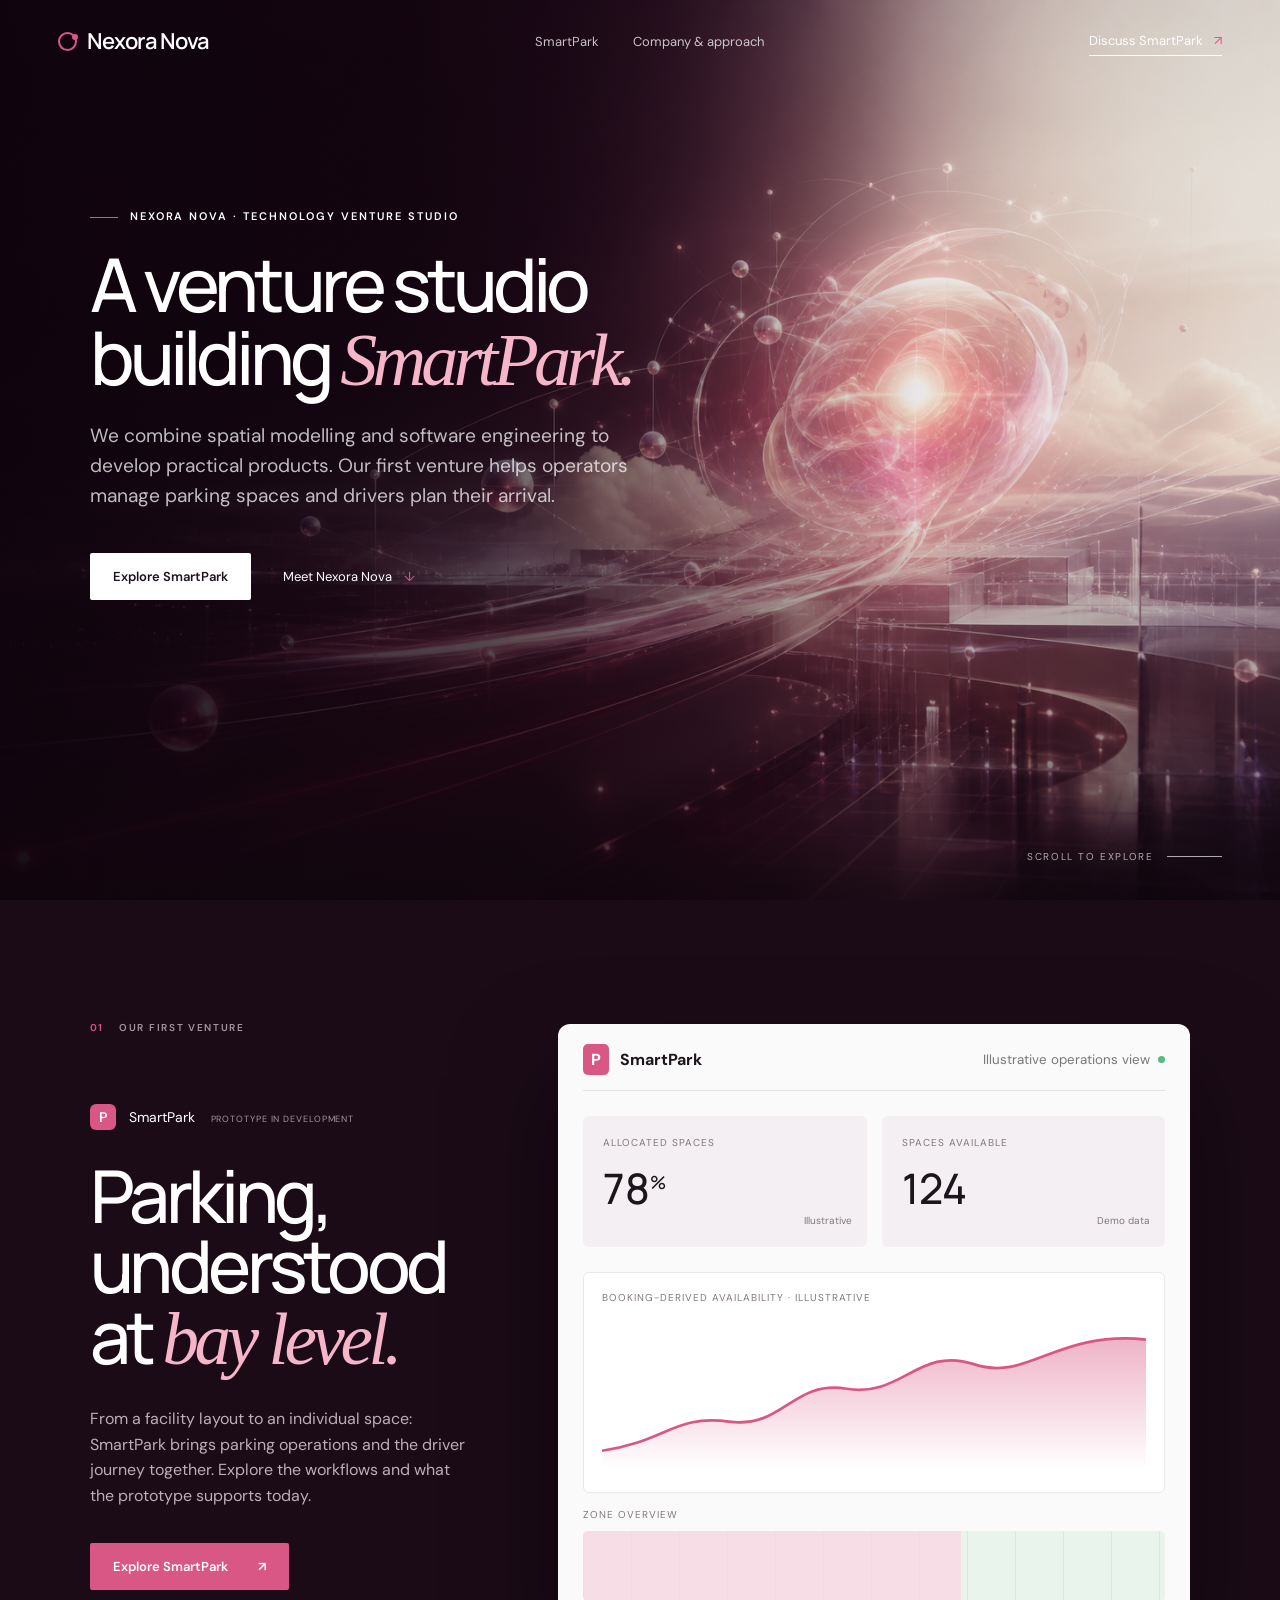
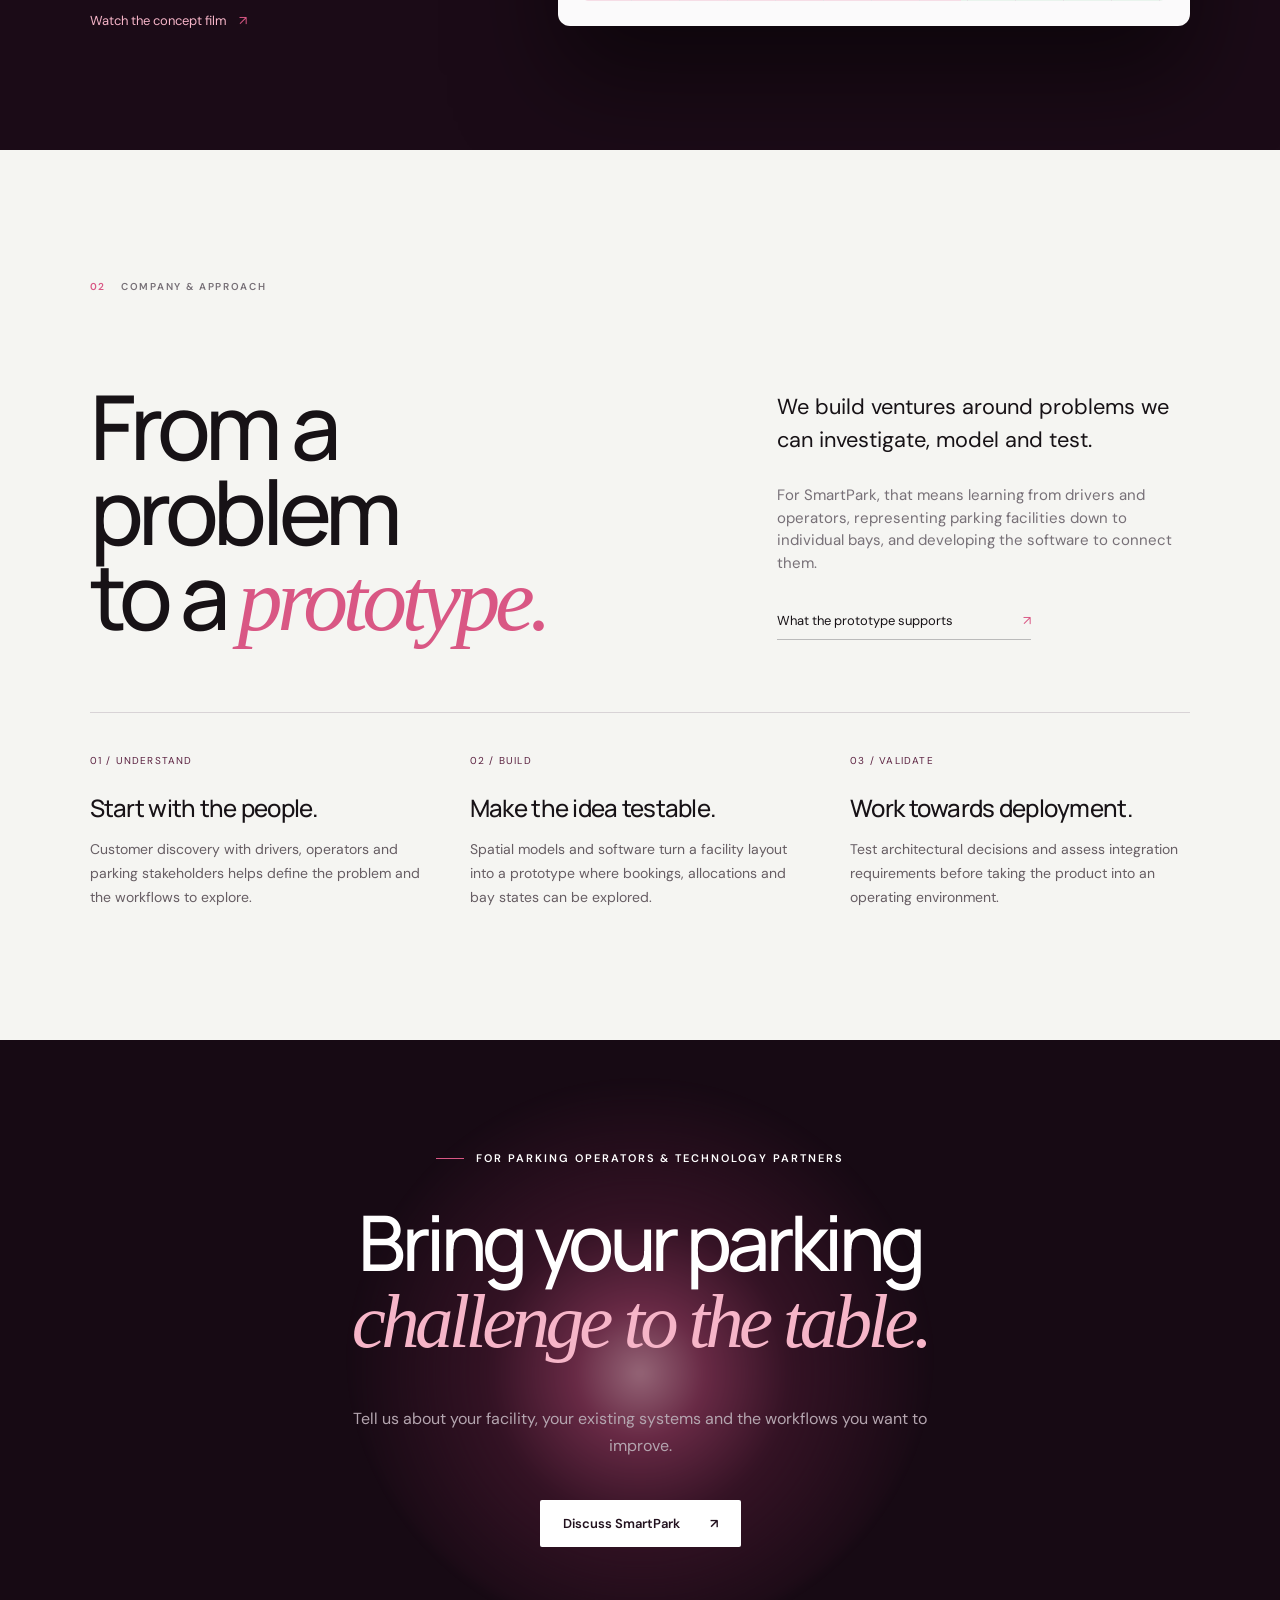
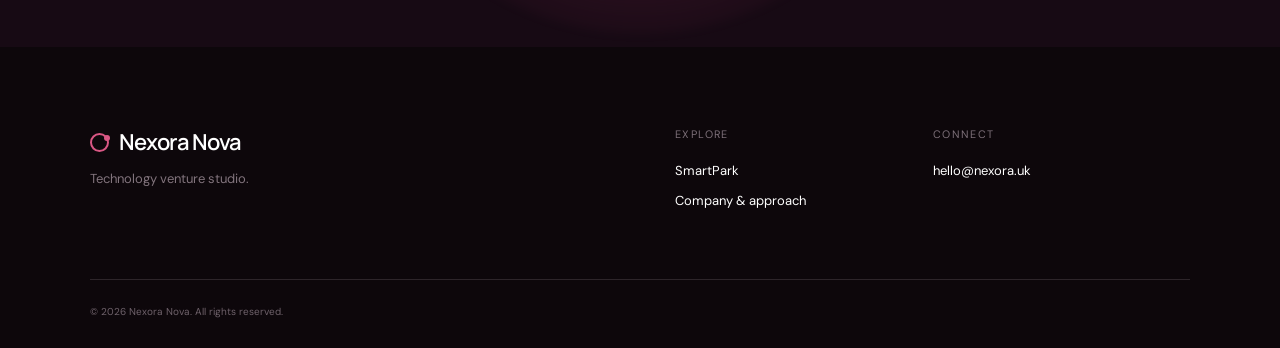
<file: index.html>
<!doctype html>
<html lang="en">
<head>
  <meta charset="UTF-8">
  <meta name="viewport" content="width=device-width, initial-scale=1.0">
  <meta name="description" content="Nexora Nova is the technology venture studio developing SmartPark, a parking platform prototype for operators and drivers.">
  <meta name="theme-color" content="#130912">
  <title>Nexora Nova — Venture Studio Behind SmartPark</title>
  <link rel="preconnect" href="https://fonts.googleapis.com">
  <link rel="preconnect" href="https://fonts.gstatic.com" crossorigin>
  <link href="https://fonts.googleapis.com/css2?family=DM+Sans:wght@400;500;600&family=Manrope:wght@400;500;600&display=swap" rel="stylesheet">
  <link rel="stylesheet" href="styles.css">
  <link rel="stylesheet" href="smartpark.css">
  <link rel="stylesheet" href="mobile.css">
  <script src="script.js" defer></script>
</head>
<body>
  <header class="nav" id="nav">
    <a class="brand" href="#top" aria-label="Nexora Nova home"><span class="brand-mark"></span>Nexora Nova</a>
    <nav aria-label="Main navigation">
      <a href="smartpark.html">SmartPark</a><a href="#about">Company &amp; approach</a>
    </nav>
    <a class="nav-cta" href="mailto:hello@nexora.uk?subject=SmartPark%20collaboration">Discuss SmartPark <span>↗</span></a>
    <button class="menu" aria-label="Open menu" aria-expanded="false"><span></span><span></span></button>
  </header>

  <main id="top">
    <section class="hero">
      <img class="hero-art" src="assets/nexora-ecosystem.png" alt="Luminous connected digital ecosystem">
      <div class="hero-shade"></div>
      <div class="hero-copy reveal">
        <p class="eyebrow">Nexora Nova · Technology venture studio</p>
        <h1>A venture studio<br>building <em>SmartPark.</em></h1>
        <p class="lead">We combine spatial modelling and software engineering to develop practical products. Our first venture helps operators manage parking spaces and drivers plan their arrival.</p>
        <div class="actions"><a class="button light" href="smartpark.html">Explore SmartPark</a><a class="text-link" href="#about">Meet Nexora Nova <span>↓</span></a></div>
      </div>
      <div class="scroll-hint">Scroll to explore <span></span></div>
    </section>

    <section class="smartpark" id="smartpark">
      <div class="smart-copy reveal"><div class="section-kicker light-kicker"><span>01</span> Our first venture</div><div class="product-label"><span class="product-mark">P</span> SmartPark <small>Prototype in development</small></div><h2>Parking, understood<br>at <em>bay level.</em></h2><p>From a facility layout to an individual space: SmartPark brings parking operations and the driver journey together. Explore the workflows and what the prototype supports today.</p><a class="button rose" href="smartpark.html">Explore SmartPark <span>↗</span></a><a class="text-link film-link" href="smartpark.html#film">Watch the concept film <span aria-hidden="true">↗</span></a></div>
      <div class="dashboard reveal" aria-label="SmartPark analytics preview">
        <div class="dash-top"><strong><span>P</span> SmartPark</strong><small>Illustrative operations view</small><i></i></div>
        <div class="metrics"><div><small>Allocated spaces</small><b>78<sup>%</sup></b><span>Illustrative</span></div><div><small>Spaces available</small><b>124</b><span>Demo data</span></div></div>
        <div class="chart"><small>Booking-derived availability · illustrative</small><svg viewBox="0 0 600 170" preserveAspectRatio="none" aria-hidden="true"><defs><linearGradient id="fill" x1="0" y1="0" x2="0" y2="1"><stop offset="0" stop-color="#d95784" stop-opacity=".45"/><stop offset="1" stop-color="#d95784" stop-opacity="0"/></linearGradient></defs><path class="area" d="M0 150 C70 140 80 110 140 118 S210 72 270 82 S350 35 410 55 S500 18 600 28 L600 170 L0 170Z"/><path class="line" d="M0 150 C70 140 80 110 140 118 S210 72 270 82 S350 35 410 55 S500 18 600 28"/></svg></div>
        <div class="lot"><small>Zone overview</small><div class="spaces"></div></div>
      </div>
    </section>

    <section class="intro section" id="about">
      <span class="anchor-target" id="journey" aria-hidden="true"></span>
      <span class="anchor-target" id="capabilities" aria-hidden="true"></span>
      <div class="section-kicker reveal"><span>02</span> Company &amp; approach</div>
      <div class="intro-grid">
        <h2 class="reveal">From a problem<br>to a <em>prototype.</em></h2>
        <div class="intro-copy reveal">
          <p>We build ventures around problems we can investigate, model and test.</p>
          <p>For SmartPark, that means learning from drivers and operators, representing parking facilities down to individual bays, and developing the software to connect them.</p>
          <a class="arrow-link" href="smartpark.html#status">What the prototype supports <span>↗</span></a>
        </div>
      </div>
      <div class="approach-grid">
        <article class="reveal"><span>01 / Understand</span><h3>Start with the people.</h3><p>Customer discovery with drivers, operators and parking stakeholders helps define the problem and the workflows to explore.</p></article>
        <article class="reveal"><span>02 / Build</span><h3>Make the idea testable.</h3><p>Spatial models and software turn a facility layout into a prototype where bookings, allocations and bay states can be explored.</p></article>
        <article class="reveal"><span>03 / Validate</span><h3>Work towards deployment.</h3><p>Test architectural decisions and assess integration requirements before taking the product into an operating environment.</p></article>
      </div>
    </section>

    <section class="vision contact-section" id="contact">
      <div class="orb" aria-hidden="true"></div>
      <p class="eyebrow reveal">For parking operators &amp; technology partners</p>
      <h2 class="reveal">Bring your parking<br><em>challenge to the table.</em></h2>
      <p class="reveal">Tell us about your facility, your existing systems and the workflows you want to improve.</p>
      <a class="button light reveal" href="mailto:hello@nexora.uk?subject=SmartPark%20collaboration">Discuss SmartPark <span>↗</span></a>
    </section>
  </main>

  <footer><div><a class="brand footer-brand" href="#top"><span class="brand-mark"></span>Nexora Nova</a><p>Technology venture studio.</p></div><div class="footer-links"><div><small>Explore</small><a href="smartpark.html">SmartPark</a><a href="#about">Company &amp; approach</a></div><div><small>Connect</small><a href="mailto:hello@nexora.uk">hello@nexora.uk</a></div></div><div class="footer-bottom"><span>© 2026 Nexora Nova. All rights reserved.</span></div></footer>
</body>
</html>
</file>
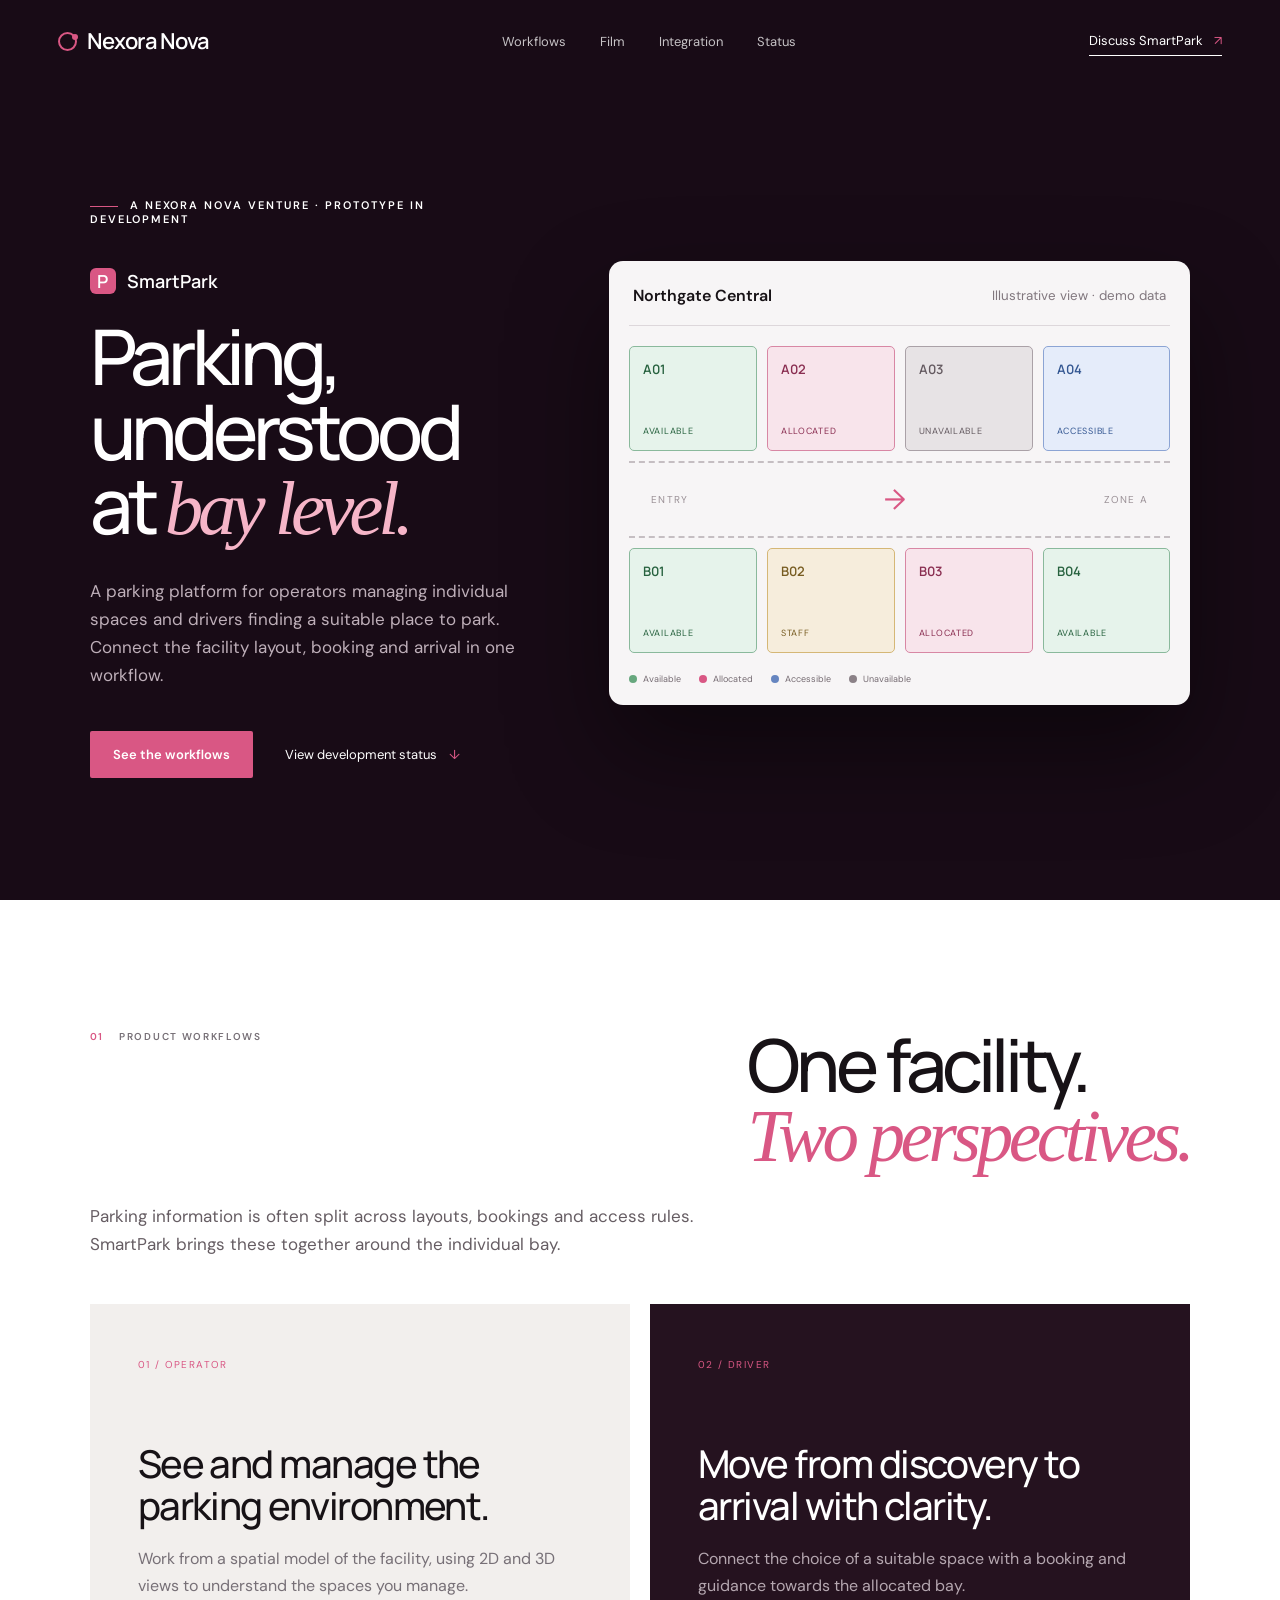
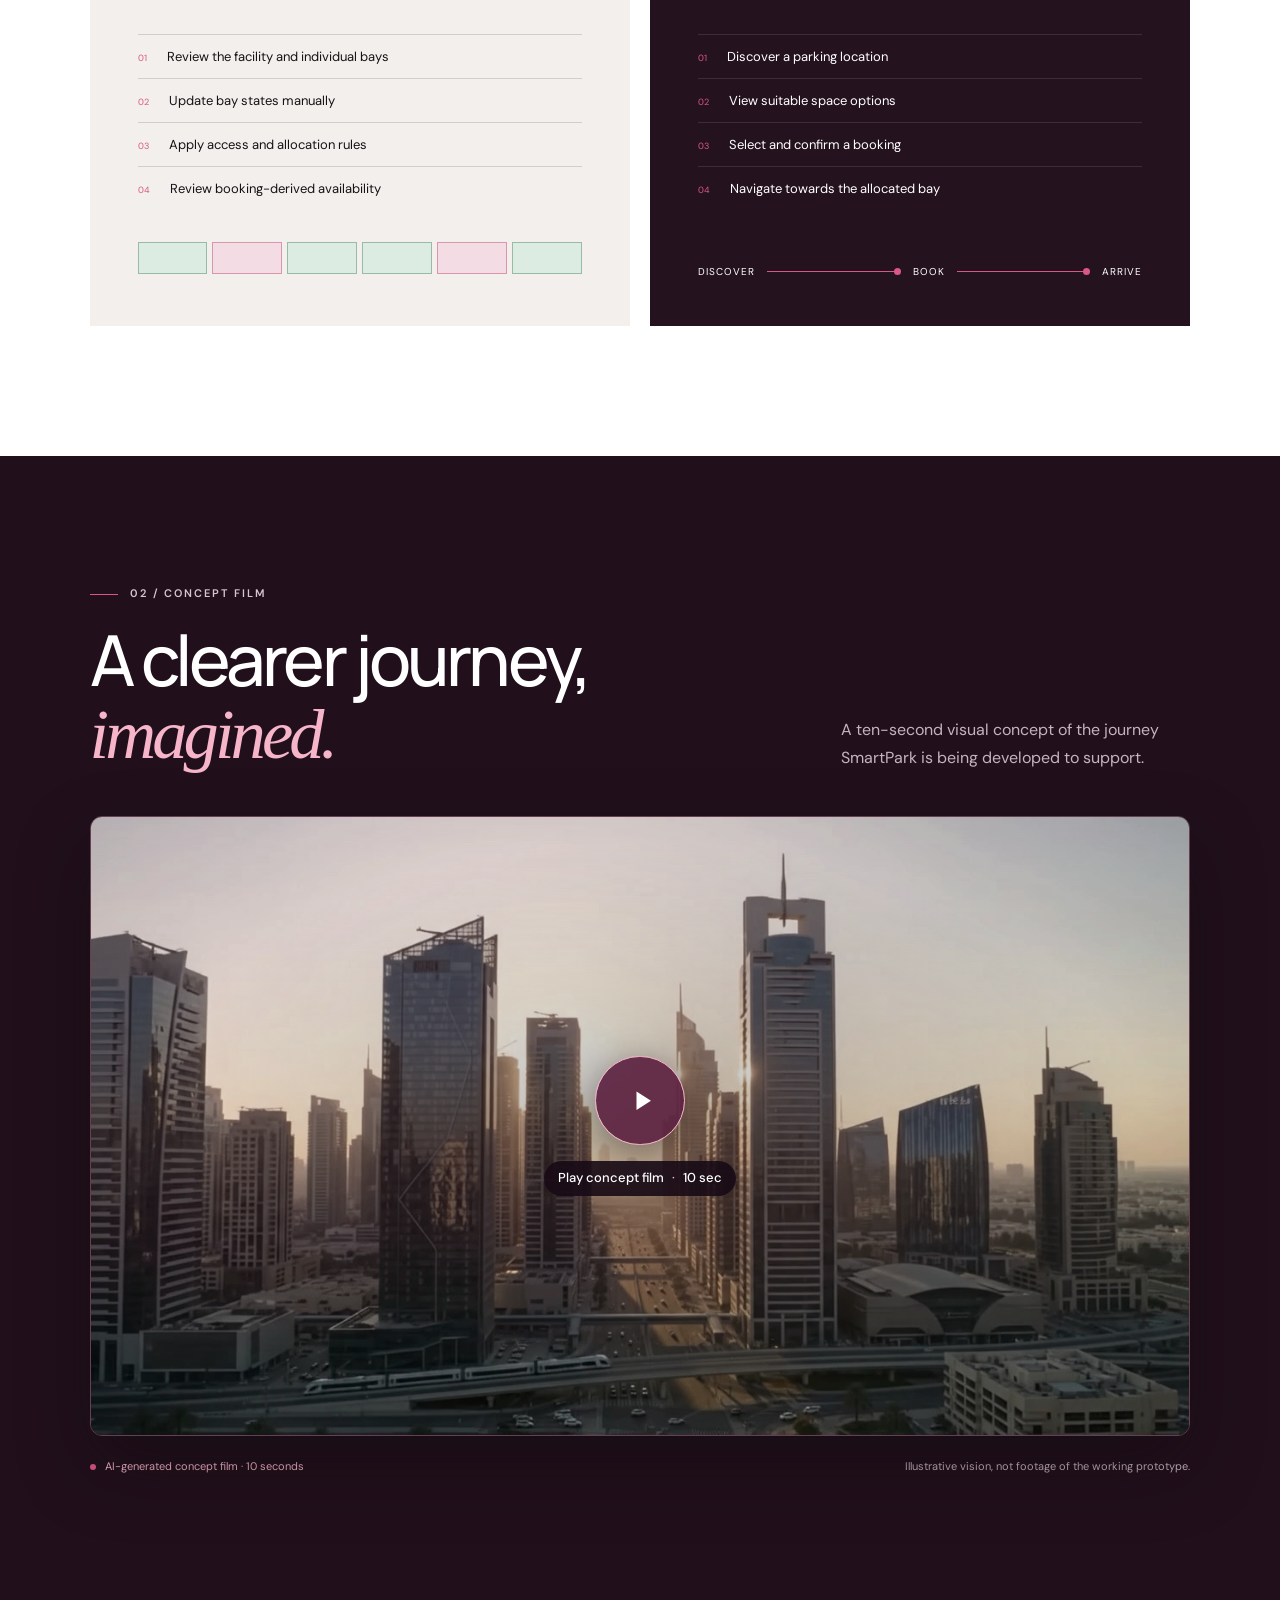
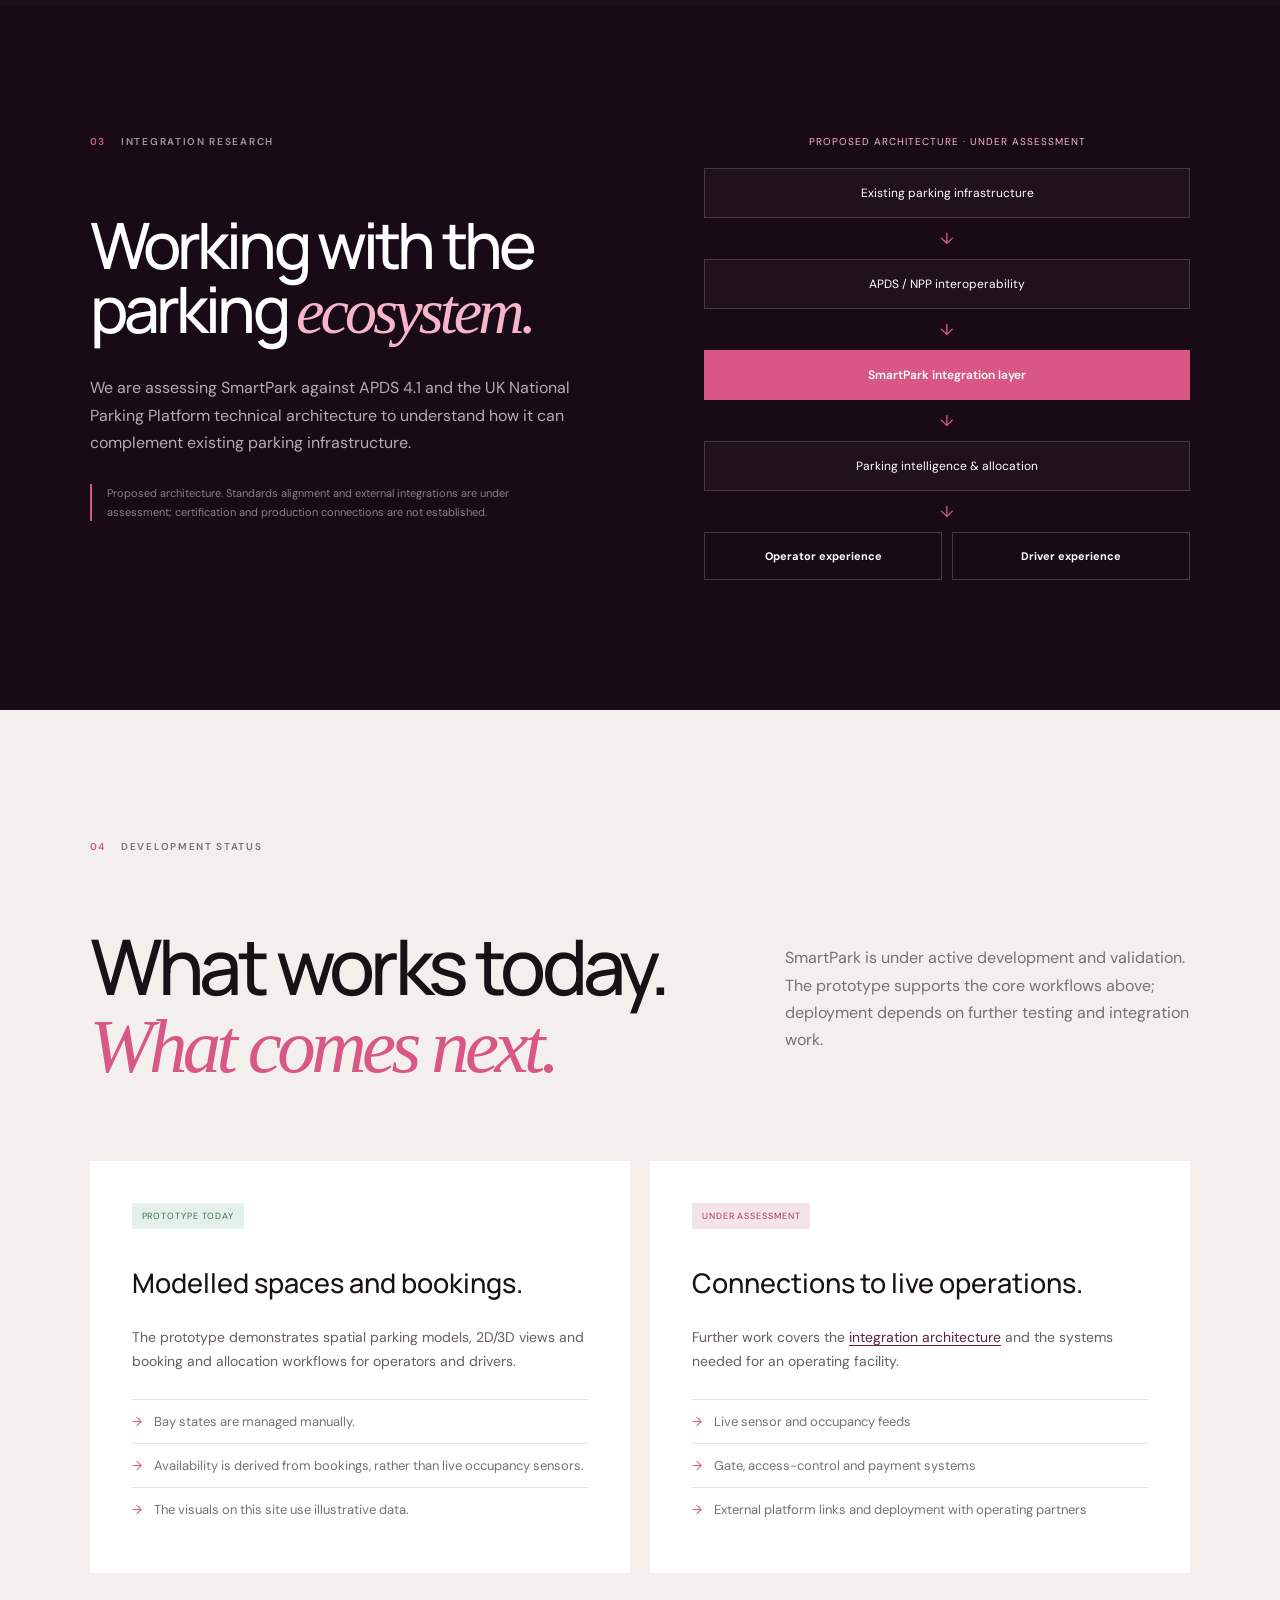
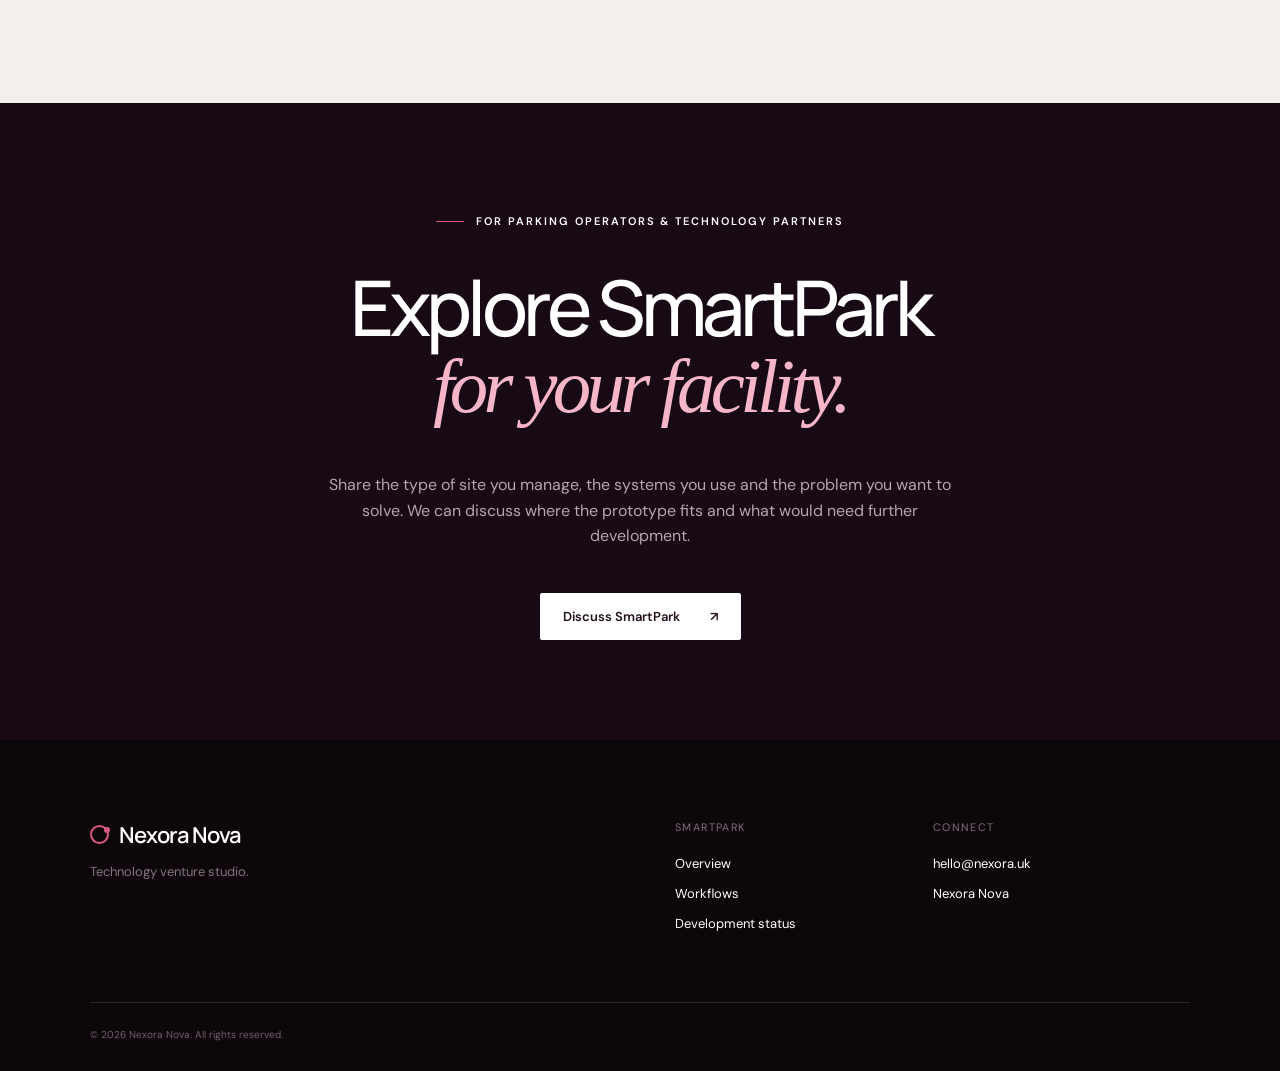
<file: smartpark.html>
<!doctype html>
<html lang="en">
<head>
  <meta charset="UTF-8"><meta name="viewport" content="width=device-width, initial-scale=1.0">
  <meta name="description" content="SmartPark is Nexora Nova's intelligent parking platform prototype, connecting bay-level spatial information, operator tools and driver guidance.">
  <meta name="theme-color" content="#160b14"><title>SmartPark — Intelligent Parking by Nexora Nova</title>
  <link rel="preconnect" href="https://fonts.googleapis.com"><link rel="preconnect" href="https://fonts.gstatic.com" crossorigin>
  <link href="https://fonts.googleapis.com/css2?family=DM+Sans:wght@400;500;600&family=Manrope:wght@400;500;600&display=swap" rel="stylesheet">
  <link rel="stylesheet" href="styles.css"><link rel="stylesheet" href="smartpark.css"><link rel="stylesheet" href="mobile.css"><script src="script.js" defer></script>
</head>
<body class="product-page">
  <header class="nav" id="nav"><a class="brand" href="index.html" aria-label="Nexora Nova home"><span class="brand-mark"></span>Nexora Nova</a><nav aria-label="Main navigation"><a href="#experiences">Workflows</a><a href="#film">Film</a><a href="#integration">Integration</a><a href="#status">Status</a></nav><a class="nav-cta" href="mailto:hello@nexora.uk?subject=SmartPark%20collaboration">Discuss SmartPark <span>↗</span></a><button class="menu" aria-label="Open menu" aria-expanded="false"><span></span><span></span></button></header>
  <main>
    <section class="sp-hero" id="overview">
      <div class="sp-hero-copy reveal"><p class="eyebrow">A Nexora Nova venture · Prototype in development</p><div class="sp-title"><span class="product-mark">P</span><span>SmartPark</span></div><h1>Parking, understood<br>at <em>bay level.</em></h1><p>A parking platform for operators managing individual spaces and drivers finding a suitable place to park. Connect the facility layout, booking and arrival in one workflow.</p><div class="actions"><a class="button rose" href="#experiences">See the workflows</a><a class="text-link" href="#status">View development status <span>↓</span></a></div></div>
      <div class="bay-scene reveal" aria-label="Illustrative SmartPark bay-level operations view"><div class="scene-bar"><span>Northgate Central</span><small>Illustrative view · demo data</small></div><div class="scene-grid"><div class="bay available"><b>A01</b><span>Available</span></div><div class="bay allocated"><b>A02</b><span>Allocated</span></div><div class="bay occupied"><b>A03</b><span>Unavailable</span></div><div class="bay accessible"><b>A04</b><span>Accessible</span></div><div class="drive-lane"><span>ENTRY</span><i>→</i><span>ZONE A</span></div><div class="bay available"><b>B01</b><span>Available</span></div><div class="bay staff"><b>B02</b><span>Staff</span></div><div class="bay allocated"><b>B03</b><span>Allocated</span></div><div class="bay available"><b>B04</b><span>Available</span></div></div><div class="scene-key"><span><i class="available"></i>Available</span><span><i class="allocated"></i>Allocated</span><span><i class="accessible"></i>Accessible</span><span><i class="occupied"></i>Unavailable</span></div></div>
    </section>

    <section class="two-experiences section" id="experiences"><div class="section-head reveal"><div class="section-kicker"><span>01</span> Product workflows</div><h2>One facility.<br><em>Two perspectives.</em></h2></div><p class="section-summary reveal">Parking information is often split across layouts, bookings and access rules. SmartPark brings these together around the individual bay.</p><span class="anchor-target" id="capabilities" aria-hidden="true"></span><div class="experience-grid">
      <article class="experience-card operator reveal"><span class="card-no">01 / Operator</span><h3>See and manage the parking environment.</h3><p>Work from a spatial model of the facility, using 2D and 3D views to understand the spaces you manage.</p><ol><li>Review the facility and individual bays</li><li>Update bay states manually</li><li>Apply access and allocation rules</li><li>Review booking-derived availability</li></ol><div class="mini-map"><i></i><i></i><i></i><i></i><i></i><i></i></div></article>
      <article class="experience-card driver reveal"><span class="card-no">02 / Driver</span><h3>Move from discovery to arrival with clarity.</h3><p>Connect the choice of a suitable space with a booking and guidance towards the allocated bay.</p><ol><li>Discover a parking location</li><li>View suitable space options</li><li>Select and confirm a booking</li><li>Navigate towards the allocated bay</li></ol><div class="route-line"><span>Discover</span><i></i><span>Book</span><i></i><span>Arrive</span></div></article>
    </div></section>

    <section class="concept-film section" id="film" aria-labelledby="film-title">
      <div class="film-heading">
        <div><p class="eyebrow">02 / Concept film</p><h2 id="film-title">A clearer journey,<br><em>imagined.</em></h2></div>
        <p>A ten-second visual concept of the journey SmartPark is being developed to support.</p>
      </div>
      <figure class="film-figure">
        <div class="film-player">
          <video controls playsinline muted preload="none" poster="assets/smartpark-concept-poster.jpg" aria-label="SmartPark concept film" aria-describedby="film-caption">
            <source src="assets/smartpark-concept.mp4" type="video/mp4">
            Your browser does not support embedded video. <a href="assets/smartpark-concept.mp4">Download the SmartPark concept film</a>.
          </video>
          <button class="film-play" type="button" aria-label="Play SmartPark concept film" hidden>
            <span class="film-play-icon" aria-hidden="true"><svg viewBox="0 0 24 24"><path d="M8 5v14l11-7z"/></svg></span>
            <span class="film-play-label">Play concept film <span aria-hidden="true">·</span> 10 sec</span>
          </button>
        </div>
        <figcaption id="film-caption"><span><span class="film-dot" aria-hidden="true"></span>AI-generated concept film · 10 seconds</span><span>Illustrative vision, not footage of the working prototype.</span></figcaption>
      </figure>
    </section>

    <section class="architecture section" id="integration"><div class="architecture-copy reveal"><div class="section-kicker light-kicker"><span>03</span> Integration research</div><h2>Working with the<br>parking <em>ecosystem.</em></h2><p>We are assessing SmartPark against APDS 4.1 and the UK National Parking Platform technical architecture to understand how it can complement existing parking infrastructure.</p><p class="research-note">Proposed architecture. Standards alignment and external integrations are under assessment; certification and production connections are not established.</p></div><div class="architecture-flow reveal" aria-label="Proposed integration architecture, under assessment"><p class="flow-label">Proposed architecture · under assessment</p><div>Existing parking infrastructure</div><span>↓</span><div>APDS / NPP interoperability</div><span>↓</span><div class="active">SmartPark integration layer</div><span>↓</span><div>Parking intelligence &amp; allocation</div><span>↓</span><div class="split"><b>Operator experience</b><b>Driver experience</b></div></div></section>

    <section class="status-section section" id="status">
      <div class="section-kicker reveal"><span>04</span> Development status</div>
      <div class="status-intro reveal"><h2>What works today.<br><em>What comes next.</em></h2><p>SmartPark is under active development and validation. The prototype supports the core workflows above; deployment depends on further testing and integration work.</p></div>
      <div class="status-grid">
        <article class="reveal"><span class="status-tag now">Prototype today</span><h3>Modelled spaces and bookings.</h3><p>The prototype demonstrates spatial parking models, 2D/3D views and booking and allocation workflows for operators and drivers.</p><ul><li>Bay states are managed manually.</li><li>Availability is derived from bookings, rather than live occupancy sensors.</li><li>The visuals on this site use illustrative data.</li></ul></article>
        <article class="reveal"><span class="status-tag next">Under assessment</span><h3>Connections to live operations.</h3><p>Further work covers the <a href="#integration">integration architecture</a> and the systems needed for an operating facility.</p><ul><li>Live sensor and occupancy feeds</li><li>Gate, access-control and payment systems</li><li>External platform links and deployment with operating partners</li></ul></article>
      </div>
    </section>

    <section class="sp-cta contact-section"><p class="eyebrow reveal">For parking operators &amp; technology partners</p><h2>Explore SmartPark<br><em>for your facility.</em></h2><p>Share the type of site you manage, the systems you use and the problem you want to solve. We can discuss where the prototype fits and what would need further development.</p><a class="button light reveal" href="mailto:hello@nexora.uk?subject=SmartPark%20collaboration">Discuss SmartPark <span>↗</span></a></section>
  </main>
  <footer><div><a class="brand footer-brand" href="index.html"><span class="brand-mark"></span>Nexora Nova</a><p>Technology venture studio.</p></div><div class="footer-links"><div><small>SmartPark</small><a href="#overview">Overview</a><a href="#experiences">Workflows</a><a href="#status">Development status</a></div><div><small>Connect</small><a href="mailto:hello@nexora.uk">hello@nexora.uk</a><a href="index.html">Nexora Nova</a></div></div><div class="footer-bottom"><span>© 2026 Nexora Nova. All rights reserved.</span></div></footer>
</body>
</html>
</file>
<file: styles.css>
:root{--rose:#d95784;--soft:#f6b5c8;--plum:#5b2140;--ink:#171216;--paper:#f5f5f2;--white:#fff;--muted:#777077}*{box-sizing:border-box}html{scroll-behavior:smooth}body{margin:0;background:var(--paper);color:var(--ink);font-family:"DM Sans",sans-serif;-webkit-font-smoothing:antialiased}a{color:inherit;text-decoration:none}em{font-family:Georgia,serif;font-weight:400}.nav{position:fixed;z-index:50;top:0;left:0;width:100%;height:82px;display:flex;align-items:center;justify-content:space-between;padding:0 4.5vw;color:#fff;transition:.4s}.nav.scrolled{height:68px;background:rgba(245,245,242,.88);color:var(--ink);backdrop-filter:blur(16px);border-bottom:1px solid rgba(0,0,0,.06)}.brand{font:600 22px Manrope,sans-serif;letter-spacing:-1px;display:flex;align-items:center;gap:10px}.brand-mark{width:19px;height:19px;border:2px solid var(--rose);border-radius:50%;display:inline-block;position:relative}.brand-mark:after{content:"";position:absolute;width:6px;height:6px;border-radius:50%;background:var(--rose);right:-3px;top:0}.nav nav{display:flex;gap:34px;font-size:13px}.nav nav a{opacity:.75}.nav nav a:hover{opacity:1}.nav-cta{font-size:13px;border-bottom:1px solid currentColor;padding:6px 0}.nav-cta span{color:var(--rose);margin-left:8px}.menu{display:none;background:0;border:0}.hero{height:auto;min-height:max(720px,100svh);position:relative;background:#160912;color:#fff;overflow:hidden}.hero-art,.hero-shade{position:absolute;inset:0;width:100%;height:100%;object-fit:cover}.hero-shade{background:linear-gradient(90deg,rgba(15,4,13,.9) 0%,rgba(18,6,15,.64) 38%,rgba(18,6,15,.08) 72%),linear-gradient(0deg,rgba(13,5,11,.65),transparent 45%)}.hero-copy{position:relative;z-index:2;padding:22vh 7vw 110px;max-width:850px}.eyebrow{text-transform:uppercase;letter-spacing:.18em;font-size:11px;font-weight:600}.eyebrow:before{content:"";display:inline-block;width:28px;height:1px;background:var(--rose);vertical-align:middle;margin-right:12px}.hero h1{font:500 clamp(50px,6.8vw,102px)/.98 Manrope,sans-serif;letter-spacing:-.065em;margin:25px 0}.hero h1 em{color:var(--soft)}.lead{font-size:clamp(17px,1.5vw,21px);line-height:1.55;max-width:590px;color:rgba(255,255,255,.73)}.actions{display:flex;align-items:center;gap:32px;margin-top:42px}.button{display:inline-flex;align-items:center;justify-content:center;gap:30px;padding:15px 23px;border-radius:2px;font-size:13px;font-weight:600}.button.light{background:#fff;color:#22111e}.button.rose{background:var(--rose);color:#fff}.text-link{font-size:13px}.text-link span{color:var(--rose);margin-left:9px}.scroll-hint{position:absolute;bottom:37px;right:4.5vw;z-index:3;font-size:10px;text-transform:uppercase;letter-spacing:.16em;display:flex;gap:14px;align-items:center;opacity:.65}.scroll-hint span{height:1px;width:55px;background:#fff}.section{padding:130px 7vw}.section-kicker{text-transform:uppercase;font-size:10px;font-weight:600;letter-spacing:.17em;color:var(--muted);display:flex;gap:15px}.section-kicker span{color:var(--rose)}.intro-grid{display:grid;grid-template-columns:1.15fr .85fr;gap:10vw;margin-top:90px}.intro h2,.section-head h2{font:500 clamp(55px,7vw,105px)/.95 Manrope,sans-serif;letter-spacing:-.06em;margin:0}.intro h2 em,.section-head h2 em{color:var(--rose)}.intro-copy{padding-top:8px}.intro-copy p{font-size:clamp(18px,1.7vw,24px);line-height:1.5;margin:0 0 28px}.intro-copy p+p{font-size:15px;color:var(--muted);max-width:520px}.arrow-link{display:inline-flex;justify-content:space-between;gap:70px;border-bottom:1px solid #bbb;padding:10px 0;font-size:13px}.arrow-link span{color:var(--rose)}.solutions{background:#fff}.section-head{display:flex;justify-content:space-between;align-items:flex-start;margin-bottom:85px}.section-head h2{font-size:clamp(46px,5.7vw,86px)}.card-grid{display:grid;grid-template-columns:repeat(4,1fr);gap:1px;background:#dedbdc}.solution-card{min-height:460px;background:#fff;padding:34px;display:flex;flex-direction:column;justify-content:space-between;position:relative;transition:.45s}.solution-card:hover{background:#25121f;color:#fff;transform:translateY(-8px)}.solution-card>div:nth-child(2)>span{font-size:10px;color:var(--rose)}.solution-card h3{font:500 25px/1.08 Manrope;margin:16px 0}.solution-card p{font-size:13px;line-height:1.6;color:var(--muted)}.solution-card>a{position:absolute;right:28px;bottom:28px;color:var(--rose)}.card-icon{height:145px;position:relative}.ai-icon i{position:absolute;border:1px solid var(--rose);border-radius:50%;width:76px;height:76px;left:50%;top:50%;transform:translate(-50%,-50%)}.ai-icon i:nth-child(2){width:112px;height:50px;transform:translate(-50%,-50%) rotate(55deg)}.ai-icon i:nth-child(3){width:112px;height:50px;transform:translate(-50%,-50%) rotate(-55deg)}.infra-icon i{position:absolute;width:4px;background:var(--rose);bottom:25px;left:36%;height:48px;box-shadow:0 0 14px var(--rose)}.infra-icon i:nth-child(2){left:50%;height:90px}.infra-icon i:nth-child(3){left:64%;height:65px}.cloud-icon i{position:absolute;width:105px;height:45px;border:1px solid var(--rose);border-radius:50px;left:50%;top:52%;transform:translate(-50%,-50%);box-shadow:30px -25px 0 -16px #fff,30px -25px 0 -15px var(--rose)}.data-icon{display:flex;align-items:center;justify-content:center;gap:9px}.data-icon i{width:7px;height:40px;background:var(--rose);border-radius:8px}.data-icon i:nth-child(2){height:80px}.data-icon i:nth-child(3){height:105px}.data-icon i:nth-child(4){height:62px}.smartpark{min-height:850px;padding:120px 7vw;background:#1b0b17;color:#fff;display:grid;grid-template-columns:.75fr 1.25fr;gap:7vw;align-items:center;overflow:hidden}.light-kicker{color:#a794a1}.product-label{font-size:14px;margin-top:70px}.product-mark{display:inline-grid;place-items:center;background:var(--rose);width:26px;height:26px;border-radius:6px;margin-right:9px;font-weight:600}.smart-copy h2{font:500 clamp(50px,5.7vw,86px)/.97 Manrope;letter-spacing:-.06em;margin:30px 0}.smart-copy h2 em{color:var(--soft)}.smart-copy>p{font-size:16px;line-height:1.6;color:#bcaeb8;max-width:470px;margin-bottom:35px}.dashboard{background:#fbfafb;color:#1c151b;padding:25px;border-radius:12px;box-shadow:0 50px 100px rgba(0,0,0,.5);transform:perspective(1200px) rotateY(-6deg) rotateX(2deg);min-height:570px}.dash-top{display:flex;align-items:center;padding-bottom:20px;border-bottom:1px solid #e5e1e4}.dash-top strong{margin-right:auto}.dash-top strong span{background:var(--rose);color:#fff;padding:5px 8px;border-radius:5px;margin-right:7px}.dash-top small{color:#777}.dash-top i{width:7px;height:7px;background:#58b981;border-radius:50%;margin-left:8px}.metrics{display:grid;grid-template-columns:1fr 1fr;gap:15px;margin:25px 0}.metrics>div{background:#f3eff2;padding:20px;border-radius:6px;position:relative}.metrics small,.chart small,.lot small{display:block;color:#81777e;font-size:10px;text-transform:uppercase;letter-spacing:.1em}.metrics b{font:500 42px Manrope;display:block;margin:10px 0}.metrics sup{font-size:18px}.metrics span{font-size:10px;color:#81777e;position:absolute;right:15px;bottom:20px}.metrics .up{color:#4e9b70}.chart{background:#fff;border:1px solid #ebe7ea;padding:18px;border-radius:6px}.chart svg{width:100%;height:155px;margin-top:10px}.chart .area{fill:url(#fill)}.chart .line{fill:none;stroke:var(--rose);stroke-width:3}.lot{margin-top:15px}.spaces{height:70px;margin-top:10px;background:repeating-linear-gradient(90deg,#e6e1e5 0,#e6e1e5 1px,transparent 1px,transparent 48px),linear-gradient(90deg,#f6dde6 65%,#e9f4ed 65%);border-radius:5px}.journey{background:#f2efed}.steps{display:grid;grid-template-columns:repeat(5,1fr);margin-top:80px}.steps article{position:relative}.steps article>span{font-size:10px;color:var(--rose)}.steps i{display:block;height:1px;background:#c8c2c5;margin:22px 0 38px;position:relative}.steps i:before{content:"";position:absolute;width:8px;height:8px;background:var(--rose);border-radius:50%;top:-4px}.steps h3{font:500 22px Manrope;margin:0 0 10px}.steps p{font-size:12px;color:var(--muted)}.industries{background:#fff}.industry-list{margin-top:55px;border-top:1px solid #ddd}.industry-list article{display:grid;grid-template-columns:80px 1fr 1fr;align-items:center;padding:29px 0;border-bottom:1px solid #ddd;transition:.25s}.industry-list article:hover{padding-left:16px;color:var(--rose)}.industry-list span{font-size:10px;color:var(--rose)}.industry-list h3{font:500 clamp(24px,3vw,43px) Manrope;margin:0}.industry-list p{font-size:13px;color:var(--muted)}.vision{min-height:700px;background:#170a14;color:#fff;display:flex;flex-direction:column;align-items:center;justify-content:center;text-align:center;position:relative;overflow:hidden;padding:100px 5vw}.orb{position:absolute;width:580px;height:580px;border-radius:50%;background:radial-gradient(circle at 50% 55%,#e9a2b9 0,#9e3f66 15%,#47182f 35%,transparent 68%);filter:blur(4px);opacity:.6}.vision>*:not(.orb){position:relative}.vision h2{font:500 clamp(48px,6vw,88px)/1 Manrope;letter-spacing:-.06em;margin:28px 0}.vision h2 em{color:var(--soft)}.vision>p:not(.eyebrow){color:#b4a5af}.vision .button{margin-top:25px}footer{background:#0d070b;color:#fff;padding:80px 7vw 30px;display:grid;grid-template-columns:1fr 1fr;gap:70px}footer>div>p{color:#82747d;font-size:13px}.footer-links{display:grid;grid-template-columns:1fr 1fr}.footer-links div{display:flex;flex-direction:column;gap:13px;font-size:13px}.footer-links small{color:#7d7079;text-transform:uppercase;letter-spacing:.13em;margin-bottom:8px}.footer-bottom{grid-column:1/-1;border-top:1px solid #2d252a;padding-top:25px;display:flex;justify-content:space-between;color:#6f626b;font-size:10px}.reveal{opacity:0;transform:translateY(28px);transition:opacity .8s ease,transform .8s ease}.reveal.visible{opacity:1;transform:none}@media(max-width:900px){.nav nav,.nav-cta{display:none}.menu{display:block}.menu span{display:block;width:23px;height:1px;background:currentColor;margin:6px}.hero-copy{padding-top:22vh}.hero-art{object-position:61% center}.intro-grid,.smartpark{grid-template-columns:1fr}.intro-copy{max-width:650px}.card-grid{grid-template-columns:1fr 1fr}.section-head{display:block}.section-head h2{margin-top:45px}.dashboard{transform:none;margin-top:40px}.steps{grid-template-columns:1fr 1fr;gap:35px}.steps article:last-child{grid-column:1/-1}.smartpark{padding-top:100px}}@media(max-width:600px){.nav{height:68px;padding:0 22px}.hero{min-height:max(680px,100svh)}.hero-copy{padding:20vh 22px 80px}.hero h1{font-size:50px}.lead{font-size:16px}.actions{align-items:flex-start;flex-direction:column;gap:20px}.scroll-hint{display:none}.section{padding:90px 22px}.intro-grid{margin-top:55px}.intro h2{font-size:55px}.card-grid{grid-template-columns:1fr}.solution-card{min-height:390px}.smartpark{padding:90px 22px}.dashboard{padding:14px;min-height:500px}.metrics b{font-size:32px}.steps{grid-template-columns:1fr}.steps article:last-child{grid-column:auto}.industry-list article{grid-template-columns:40px 1fr}.industry-list p{grid-column:2}.vision{min-height:650px}.orb{width:450px;height:450px}footer{grid-template-columns:1fr;padding:70px 22px 25px}.footer-bottom{flex-direction:column;gap:10px}}
:where(section[id], .anchor-target){scroll-margin-top:95px}
.hero-copy{max-width:1000px}
.hero h1{font-size:clamp(46px,5.8vw,84px)}
.menu{color:inherit}
.anchor-target{display:block;height:0}
.approach-grid{display:grid;grid-template-columns:repeat(3,minmax(0,1fr));gap:40px;margin-top:70px;padding-top:35px;border-top:1px solid #d8d3d6}
.approach-grid article>span{color:var(--plum);font-size:10px;letter-spacing:.12em;text-transform:uppercase}
.approach-grid h3{font:500 24px/1.2 Manrope,sans-serif;letter-spacing:-.03em;margin:25px 0 15px}
.approach-grid p{font-size:14px;line-height:1.7;color:#665d63;margin:0}
.vision.contact-section,.sp-cta.contact-section{min-height:520px}
.contact-section>p:not(.eyebrow){max-width:620px;line-height:1.7}
a:focus-visible,button:focus-visible{outline:2px solid var(--rose);outline-offset:5px}
@media(max-width:900px){.approach-grid{grid-template-columns:1fr;gap:30px}.approach-grid h3{margin-top:14px}}
@media(prefers-reduced-motion:reduce){html{scroll-behavior:auto}.reveal{transition:none;transform:none}}
</file>
<file: smartpark.css>
.product-page{background:#f5f5f2}.sp-hero{min-height:100svh;background:#180b16;color:#fff;padding:160px 7vw 95px;display:grid;grid-template-columns:.85fr 1.15fr;gap:7vw;align-items:center;overflow:hidden}.sp-hero-copy{position:relative;z-index:2}.sp-title{display:flex;align-items:center;gap:11px;font:600 18px Manrope;margin:42px 0 25px}.sp-title .product-mark{margin:0}.sp-hero h1{font:500 clamp(54px,6vw,92px)/.97 Manrope;letter-spacing:-.065em;margin:0 0 30px}.sp-hero h1 em{color:var(--soft)}.sp-hero-copy>p:not(.eyebrow){color:#beafb9;font-size:17px;line-height:1.65;max-width:630px}.bay-scene{background:#f7f5f6;color:var(--ink);padding:20px;border-radius:14px;box-shadow:0 45px 100px rgba(0,0,0,.45);transform:perspective(1300px) rotateY(-5deg)}.scene-bar{display:flex;justify-content:space-between;align-items:center;padding:4px 4px 19px;border-bottom:1px solid #ddd7db}.scene-bar span{font-weight:600}.scene-bar small{color:#81777e}.scene-grid{display:grid;grid-template-columns:repeat(4,1fr);gap:10px;margin-top:20px}.bay{height:105px;border-radius:5px;padding:13px;display:flex;flex-direction:column;justify-content:space-between;border:1px solid}.bay b{font:600 13px Manrope}.bay span{font-size:9px;text-transform:uppercase;letter-spacing:.08em}.bay.available{background:#e6f3eb;border-color:#8ab99c;color:#27623f}.bay.allocated{background:#f8e4eb;border-color:#d887a4;color:#8a2e51}.bay.occupied{background:#e7e3e5;border-color:#aaa1a7;color:#645a60}.bay.accessible{background:#e5ecfa;border-color:#8ca4d4;color:#345792}.bay.staff{background:#f6eddc;border-color:#d5b776;color:#775c21}.drive-lane{grid-column:1/-1;height:77px;border-top:2px dashed #c5bec2;border-bottom:2px dashed #c5bec2;display:flex;align-items:center;justify-content:space-between;color:#9a9096;font-size:10px;letter-spacing:.13em;padding:0 22px}.drive-lane i{font-style:normal;font-size:28px;color:var(--rose)}.scene-key{display:flex;gap:18px;flex-wrap:wrap;margin-top:20px;font-size:9px;color:#756b72}.scene-key span{display:flex;align-items:center;gap:6px}.scene-key i{width:8px;height:8px;border-radius:50%}.scene-key i.available{background:#67a77e}.scene-key i.allocated{background:var(--rose)}.scene-key i.accessible{background:#6685c0}.scene-key i.occupied{background:#8b8187}.problem-grid{display:grid;grid-template-columns:1.25fr .75fr;gap:10vw;margin-top:85px}.problem-grid h2,.capability-section>h2,.status-intro h2{font:500 clamp(48px,6vw,88px)/1 Manrope;letter-spacing:-.06em;margin:0}.problem-grid h2 em,.capability-section>h2 em,.status-intro h2 em{color:var(--rose)}.problem-grid>div p{font-size:18px;line-height:1.6;margin:0 0 25px}.problem-grid>div p+p{font-size:14px;color:var(--muted)}.two-experiences{background:#fff}.experience-grid{display:grid;grid-template-columns:1fr 1fr;gap:20px}.experience-card{min-height:570px;padding:48px;background:#f2efed;position:relative;overflow:hidden}.experience-card.driver{background:#25121f;color:#fff}.card-no{font-size:10px;color:var(--rose);text-transform:uppercase;letter-spacing:.14em}.experience-card h3{font:500 clamp(30px,3vw,45px)/1.08 Manrope;letter-spacing:-.04em;max-width:560px;margin:70px 0 20px}.experience-card>p{color:var(--muted);line-height:1.65;max-width:500px}.experience-card.driver>p{color:#b5a7b0}.experience-card ol{list-style:none;padding:0;margin:35px 0 0;counter-reset:steps}.experience-card li{counter-increment:steps;border-top:1px solid rgba(127,113,122,.28);padding:13px 0;font-size:13px}.experience-card li:before{content:"0" counter(steps);color:var(--rose);font-size:9px;margin-right:20px}.mini-map{display:grid;grid-template-columns:repeat(6,1fr);gap:5px;margin-top:32px}.mini-map i{height:32px;background:#dcece2;border:1px solid #97bba4}.mini-map i:nth-child(2),.mini-map i:nth-child(5){background:#f4dce5;border-color:#d996ad}.route-line{display:flex;align-items:center;gap:12px;margin-top:55px;font-size:10px;text-transform:uppercase;letter-spacing:.1em}.route-line i{height:1px;background:var(--rose);flex:1;position:relative}.route-line i:after{content:"";width:7px;height:7px;background:var(--rose);border-radius:50%;position:absolute;right:0;top:-3px}.capability-section{background:#f2efed}.capability-section>h2{margin:75px 0 80px}.capability-list{border-top:1px solid #d2cccf}.capability-list article{display:grid;grid-template-columns:80px .85fr 1.15fr;gap:30px;align-items:center;padding:30px 0;border-bottom:1px solid #d2cccf}.capability-list article>span{color:var(--rose);font-size:10px}.capability-list h3{font:500 clamp(24px,2.5vw,37px) Manrope;margin:0}.capability-list p{color:var(--muted);font-size:14px;line-height:1.6;max-width:580px}.architecture{background:#180b16;color:#fff;display:grid;grid-template-columns:1fr 1fr;gap:10vw}.architecture h2{font:500 clamp(46px,5vw,76px)/1 Manrope;letter-spacing:-.06em;margin:65px 0 30px}.architecture h2 em{color:var(--soft)}.architecture-copy>p{color:#b8aab4;line-height:1.7;max-width:600px}.architecture-copy .research-note{font-size:11px;border-left:2px solid var(--rose);padding-left:15px;margin-top:28px;color:#8f7e89}.architecture-flow{display:flex;flex-direction:column;gap:10px;align-items:stretch;text-align:center}.architecture-flow>div{border:1px solid #4a3544;padding:16px;font-size:12px;background:#21111d}.architecture-flow>span{color:var(--rose)}.architecture-flow .active{background:var(--rose);border-color:var(--rose);font-weight:600}.architecture-flow .split{display:grid;grid-template-columns:1fr 1fr;gap:10px;background:none;border:0;padding:0}.architecture-flow .split b{padding:16px;border:1px solid #4a3544;font-size:11px}.evidence{background:#fff}.evidence-grid{display:grid;grid-template-columns:repeat(3,1fr);gap:1px;background:#d8d3d6}.evidence-grid article{background:#fff;padding:38px;min-height:230px}.evidence-grid span{color:var(--rose);font-size:10px}.evidence-grid h3{font:500 25px Manrope;margin:60px 0 12px}.evidence-grid p{font-size:13px;line-height:1.6;color:var(--muted)}.status-section{background:#f2efed}.status-intro{display:grid;grid-template-columns:1fr .7fr;gap:9vw;margin:75px 0}.status-intro p{font-size:16px;line-height:1.7;color:var(--muted)}.status-grid{display:grid;grid-template-columns:1fr 1fr;gap:20px}.status-grid article{background:#fff;padding:42px}.status-tag{display:inline-block;padding:7px 10px;font-size:9px;letter-spacing:.1em;text-transform:uppercase;background:#e3f1e8;color:#38704d}.status-tag.next{background:#f5e3ea;color:#9a3a5e}.status-grid h3{font:500 27px Manrope;margin:35px 0 25px}.status-grid ul{list-style:none;padding:0;margin:0}.status-grid li{padding:13px 0;border-top:1px solid #e4dfe2;color:var(--muted);font-size:13px}.status-grid li:before{content:"→";color:var(--rose);margin-right:12px}.sp-cta{min-height:720px;background:#170a14;color:#fff;display:flex;flex-direction:column;align-items:center;justify-content:center;text-align:center;padding:100px 7vw}.sp-cta h2{font:500 clamp(48px,6vw,88px)/1 Manrope;letter-spacing:-.06em;margin:30px 0}.sp-cta h2 em{color:var(--soft)}.sp-cta>p:not(.eyebrow){color:#b4a5af;max-width:630px;line-height:1.6}.sp-cta .button{margin-top:28px}.product-label small{margin-left:12px;color:#a794a1;font-size:9px;text-transform:uppercase;letter-spacing:.1em}
@media(max-width:900px){.sp-hero,.architecture{grid-template-columns:1fr}.sp-hero{padding-top:135px}.bay-scene{transform:none}.problem-grid,.status-intro{grid-template-columns:1fr}.experience-card{padding:35px}.capability-list article{grid-template-columns:50px 1fr}.capability-list p{grid-column:2}.architecture{gap:70px}.evidence-grid{grid-template-columns:1fr}}
@media(max-width:600px){.sp-hero{padding:115px 22px 70px}.sp-hero h1{font-size:49px}.sp-hero .actions{margin-bottom:30px}.bay-scene{padding:12px}.scene-bar{align-items:flex-start;gap:8px;flex-direction:column}.scene-grid{gap:5px}.bay{height:80px;padding:8px}.bay span{font-size:7px}.scene-key{gap:10px}.problem-grid{margin-top:55px}.experience-grid,.status-grid{grid-template-columns:1fr}.experience-card{min-height:540px;padding:28px}.experience-card h3{margin-top:50px}.capability-section>h2{margin:55px 0}.capability-list article{gap:10px}.architecture{padding:90px 22px}.architecture h2{margin-top:45px}.status-grid article{padding:28px}.sp-cta{min-height:650px;padding:90px 22px}}
.concept-film{background:#21101c;color:#fff;scroll-margin-top:68px}
.film-heading{display:grid;grid-template-columns:1.3fr .7fr;gap:8vw;align-items:end;margin-bottom:45px}
.film-heading .eyebrow{color:#d8c5d1;margin:0 0 24px}
.film-heading h2{font:500 clamp(44px,5.5vw,80px)/1.02 Manrope,sans-serif;letter-spacing:-.055em;margin:0}
.film-heading h2 em{color:var(--soft)}
.film-heading>p{font-size:16px;line-height:1.7;color:#c5b4bf;max-width:370px;margin:0}
.film-figure{margin:0}
.film-player{position:relative;isolation:isolate;overflow:hidden;border:1px solid #664052;border-radius:12px;background:#160912;box-shadow:0 30px 70px #0d070b66}
.film-player video{display:block;width:100%;aspect-ratio:16/9;object-fit:contain;filter:saturate(.78) contrast(1.04)}
.film-player::after{content:"";position:absolute;inset:0 0 65px;pointer-events:none;background:linear-gradient(135deg,#5b214038,#d9578415 60%,transparent);mix-blend-mode:color;mask-image:linear-gradient(#000 75%,transparent)}
.film-player:focus-within{outline:2px solid var(--soft);outline-offset:5px}
.film-play{position:absolute;inset:0;z-index:1;display:flex;flex-direction:column;align-items:center;justify-content:center;gap:16px;width:100%;border:0;padding:20px;color:#fff;background:radial-gradient(ellipse at center,#180b164d,transparent 65%);cursor:pointer;font:500 13px "DM Sans",sans-serif}
.film-play[hidden]{display:none}
.film-play-icon{display:grid;place-items:center;width:clamp(58px,7vw,96px);aspect-ratio:1;border:1px solid #f6b5c8;border-radius:50%;background:#5b2140e6;box-shadow:0 8px 35px #16091266;transition:background .2s}
.film-play-icon svg{width:36%;fill:currentColor;margin-left:5%}
.film-play-label{padding:8px 14px;border-radius:24px;background:#180b16e6;line-height:1.4}
.film-play-label>span{color:var(--soft);margin:0 5px}
.film-play:hover .film-play-icon,.film-play:focus-visible .film-play-icon{background:#923752}
.film-play:focus-visible{outline:3px solid var(--soft);outline-offset:-6px}
.film-figure figcaption{display:flex;justify-content:space-between;gap:16px;margin-top:22px;color:#c5b4bf;font-size:11px;line-height:1.6}
.film-figure figcaption>span:first-child{color:#f6b5c8}
.film-dot{display:inline-block;width:6px;height:6px;border-radius:50%;background:var(--rose);margin-right:9px;vertical-align:middle}
.film-link{display:block;width:fit-content;margin-top:22px;color:var(--soft)}
.film-link:focus-visible{outline:2px solid var(--soft);outline-offset:6px}
@media(max-width:900px){.film-heading{grid-template-columns:1fr;gap:25px}.film-heading>p{max-width:520px}}
@media(max-width:600px){.film-heading{margin-bottom:30px}.film-heading>p{font-size:15px}.film-player{border-radius:7px}.film-figure figcaption{flex-direction:column;gap:6px;font-size:10px}}
.two-experiences .section-head{margin-bottom:30px}
.section-summary{max-width:660px;color:#665d63;font-size:17px;line-height:1.7;margin:0 0 45px}
.flow-label{color:var(--soft);font-size:10px;letter-spacing:.1em;text-transform:uppercase;margin:0 0 10px}
.status-grid article>p{font-size:14px;line-height:1.7;color:#665d63;margin-bottom:25px}
.status-grid article>p a{text-decoration:underline;text-underline-offset:3px;color:var(--plum)}
</file>
<file: mobile.css>
@media (max-width: 900px) {
  .nav nav.mobile-open {
    display: flex;
    position: absolute;
    top: 68px;
    left: 0;
    width: 100%;
    padding: 25px 22px;
    background: rgba(23, 10, 20, .97);
    color: #fff;
    flex-direction: column;
    gap: 22px;
  }

  .nav.scrolled nav.mobile-open {
    background: rgba(245, 245, 242, .98);
    color: var(--ink);
  }
}
</file>
